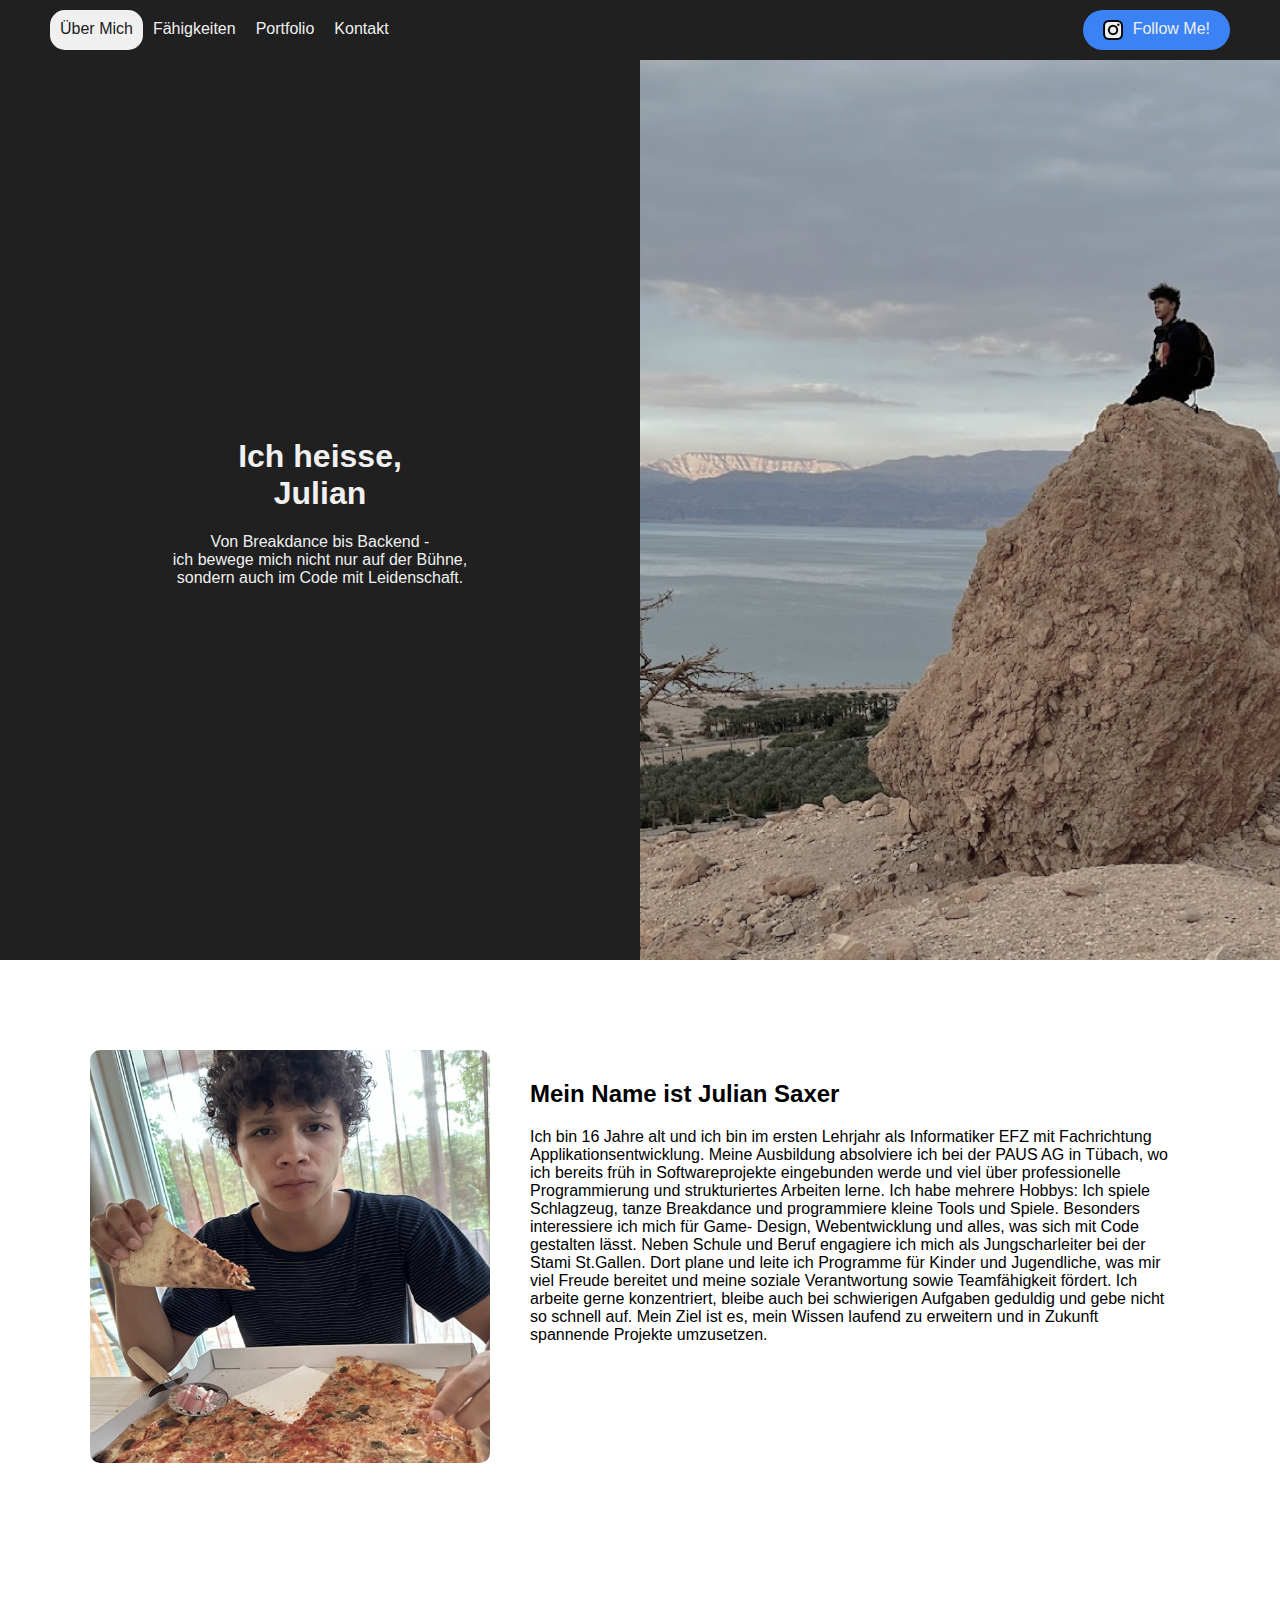
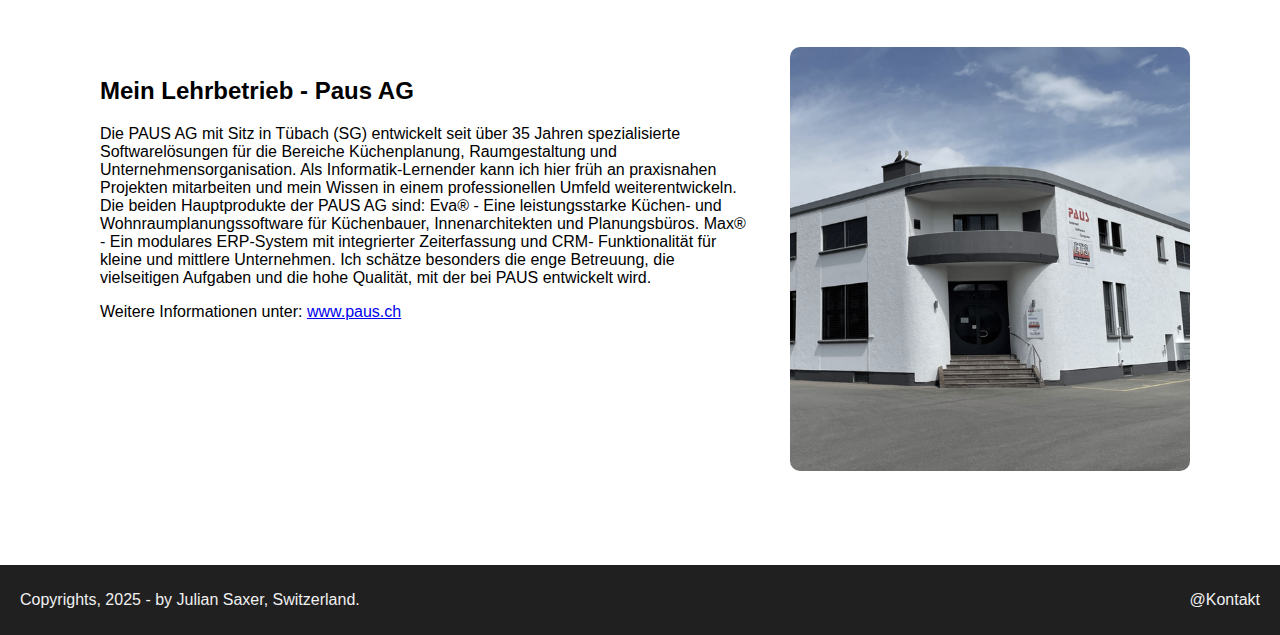
<file: index.html>
<!DOCTYPE html>
<html lang="de">

<head>
  <meta charset="UTF-8" />
  <meta name="viewport" content="width=device-width, initial-scale=1.0" />
  <link rel="stylesheet" href="nav.css" />
  <link rel="stylesheet" href="css/index.css" />
  <title>Julians Webseite</title>
</head>

<body>
  <nav>
    <input type="checkbox" id="menu-toggle" />
    <label for="menu-toggle" class="hamburger">&#9776;</label>
    <div class="nav" id="nav-links">
      <a href="index.html" class="current-nav">Über Mich</a>
      <a href="faehigkeiten.html" class="nav-links">Fähigkeiten</a>
      <a href="portfolio.html" class="nav-links">Portfolio</a>
      <a href="kontakt.html" class="nav-links">Kontakt</a>
    </div>
    <div class="top-bar">
      <a href="https://instagram.com/ju.of.a.down" id="nav-button" target="_blank">
        <span id="insta-icon">
          <img src="assets/insta32px.png" alt="" class="icon-default" />
          <img src="assets/insta-hover32px.png" alt="" class="icon-hover" />
        </span>
        Follow Me!
      </a>
    </div>
  </nav>

  <main class="parent">
    <div class="child text-child">
      <div id="text">
        <h1>Ich heisse,<br>Julian</h1>
        <p>Von Breakdance bis Backend -<br>
          ich bewege mich nicht nur auf der Bühne,<br>
          sondern auch im Code mit Leidenschaft.</p>
      </div>
    </div>
    <div class="child image-child">
      <img src="assets/ueber_mich_titelbild.png" class="img" alt="Julian Titelbild">
    </div>
  </main>

  <main class="ueber-mich-container">
    <section class="row">
      <div class="image-column">
        <img src="assets/julian_pizza.png" alt="Julian mit Pizza" />
      </div>
      <div class="text-column">
        <h2>Mein Name ist Julian Saxer</h2>
        <p>Ich bin 16 Jahre alt und ich bin im ersten Lehrjahr als Informatiker EFZ mit
        Fachrichtung Applikationsentwicklung. Meine Ausbildung absolviere ich bei der
        PAUS AG in Tübach, wo ich bereits früh in Softwareprojekte eingebunden werde
        und viel über professionelle Programmierung und strukturiertes Arbeiten lerne.

        Ich habe mehrere Hobbys: Ich spiele Schlagzeug, tanze Breakdance und
        programmiere kleine Tools und Spiele. Besonders interessiere ich mich für Game-
        Design, Webentwicklung und alles, was sich mit Code gestalten lässt.

        Neben Schule und Beruf engagiere ich mich als Jungscharleiter bei der Stami
        St.Gallen. Dort plane und leite ich Programme für Kinder und Jugendliche, was mir
        viel Freude bereitet und meine soziale Verantwortung sowie Teamfähigkeit fördert.

        Ich arbeite gerne konzentriert, bleibe auch bei schwierigen Aufgaben geduldig und
        gebe nicht so schnell auf. Mein Ziel ist es, mein Wissen laufend zu erweitern und in
        Zukunft spannende Projekte umzusetzen.</p>
      </div>
    </section>

    <section class="row">
      <div class="text-column">
        <h2>Mein Lehrbetrieb - Paus AG</h2>
        <p>Die PAUS AG mit Sitz in Tübach (SG) entwickelt seit über 35 Jahren spezialisierte
        Softwarelösungen für die Bereiche Küchenplanung, Raumgestaltung und
        Unternehmensorganisation. Als Informatik-Lernender kann ich hier früh an
        praxisnahen Projekten mitarbeiten und mein Wissen in einem professionellen
        Umfeld weiterentwickeln.

        Die beiden Hauptprodukte der PAUS AG sind:

        Eva® - Eine leistungsstarke Küchen- und Wohnraumplanungssoftware für
        Küchenbauer, Innenarchitekten und Planungsbüros.

        Max® - Ein modulares ERP-System mit integrierter Zeiterfassung und CRM-
        Funktionalität für kleine und mittlere Unternehmen.

        Ich schätze besonders die enge Betreuung, die vielseitigen Aufgaben und die hohe
        Qualität, mit der bei PAUS entwickelt wird.</p>
        <p>Weitere Informationen unter: <a href="https://www.paus.ch">www.paus.ch</a></p>
      </div>
      <div class="image-column">
        <img src="assets/paus.png" alt="PAUS AG Gebäude" />
      </div>
    </section>
  </main>

  <footer>
    <div class="footer-content">
      <p>Copyrights, 2025 - by Julian Saxer, Switzerland.</p>
      <a href="kontakt.html" class="contact-link">@Kontakt</a>
    </div>
  </footer>
</body>
</html>
</file>
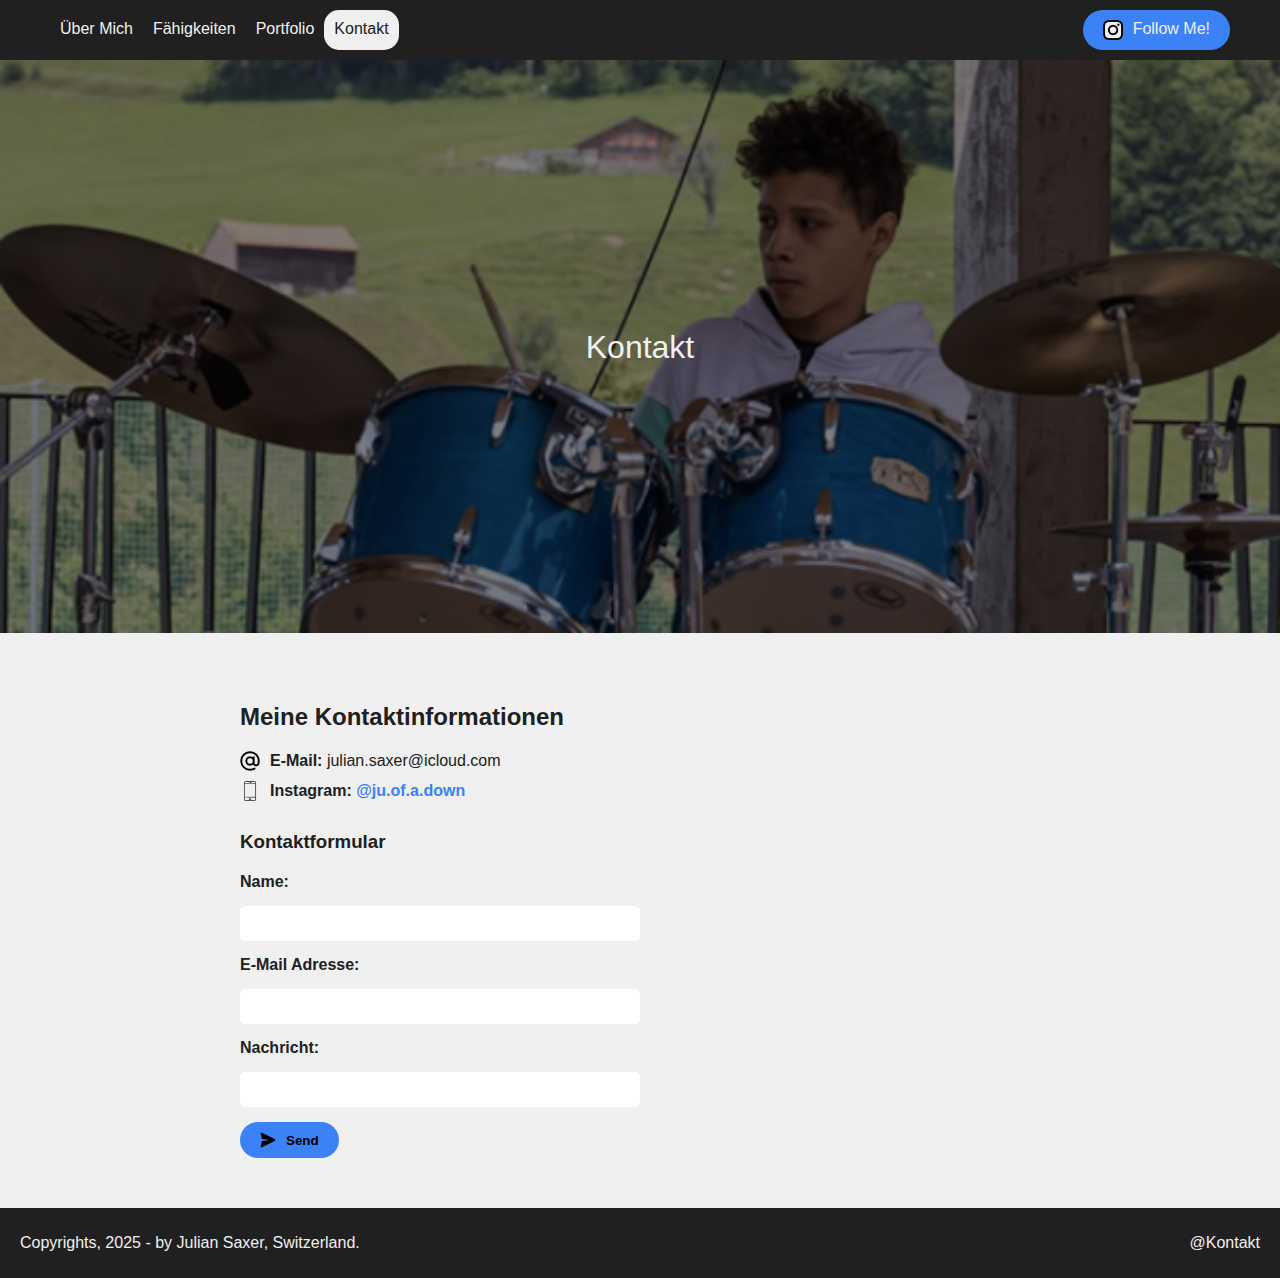
<file: kontakt.html>
<!DOCTYPE html>
<html lang="de">

<head>
  <meta charset="UTF-8" />
  <meta name="viewport" content="width=device-width, initial-scale=1.0" />
  <link rel="stylesheet" href="nav.css" />
  <link rel="stylesheet" href="css/kontakt.css" />
  <title>Julians Webseite</title>
</head>

<body>
  <nav>
    <input type="checkbox" id="menu-toggle" />
    <label for="menu-toggle" class="hamburger">&#9776;</label>

    <div class="nav" id="nav-links">
      <a href="index.html" class="nav-links">Über Mich</a>
      <a href="faehigkeiten.html" class="nav-links">Fähigkeiten</a>
      <a href="portfolio.html" class="nav-links">Portfolio</a>
      <a href="kontakt.html" class="current-nav">Kontakt</a>
    </div>

    <div class="top-bar">
      <a href="https://instagram.com/ju.of.a.down" id="nav-button" target="_blank">
        <span id="insta-icon">
          <img src="assets/insta32px.png" alt="" class="icon-default" />
          <img src="assets/insta-hover32px.png" alt="" class="icon-hover" />
        </span>
        Follow Me!
      </a>
    </div>
  </nav>

  <main>
    <div class="container">
      <img src="assets/drums_julian.png" alt="Julian with Drums" id="img_drum" />
      <div class="centered">Kontakt</div>
    </div>

    <section class="contact-section">
      <h2>Meine Kontaktinformationen</h2>
      <div class="contact-info">
        <p>
          <img src="assets/icon/icon_add.png" alt="Email Icon" class="contact-icon" />
          <strong>E-Mail:</strong>&nbsp;julian.saxer@icloud.com
        </p>
          <p>
          <img src="assets/icon/icon_mobilephone.png" alt="Instagram Icon" class="contact-icon" />
          <strong>Instagram:</strong>&nbsp;
          <a href="https://instagram.com/ju.of.a.down" target="_blank">@ju.of.a.down</a>
        </p>
      </div>

      <h3>Kontaktformular</h3>
      <form class="contact-form">
        <label for="name">Name:</label>
        <input type="text" id="name" name="name" required />

        <label for="email">E-Mail Adresse:</label>
        <input type="email" id="email" name="email" required />

        <label for="message">Nachricht:</label>
        <input type="text" id="message" name="message" rows="4" required></input>

        <button type="submit" class="send-button">
          <img src="assets/icon/icon_send.png" alt="Send" class="send-icon" />
          Send
        </button>
      </form>
    </section>
  </main>

  <footer>
    <div class="footer-content">
      <p>Copyrights, 2025 - by Julian Saxer, Switzerland.</p>
      <a href="kontakt.html" class="contact-link">@Kontakt</a>
    </div>
  </footer>
</body>

</html>
</file>
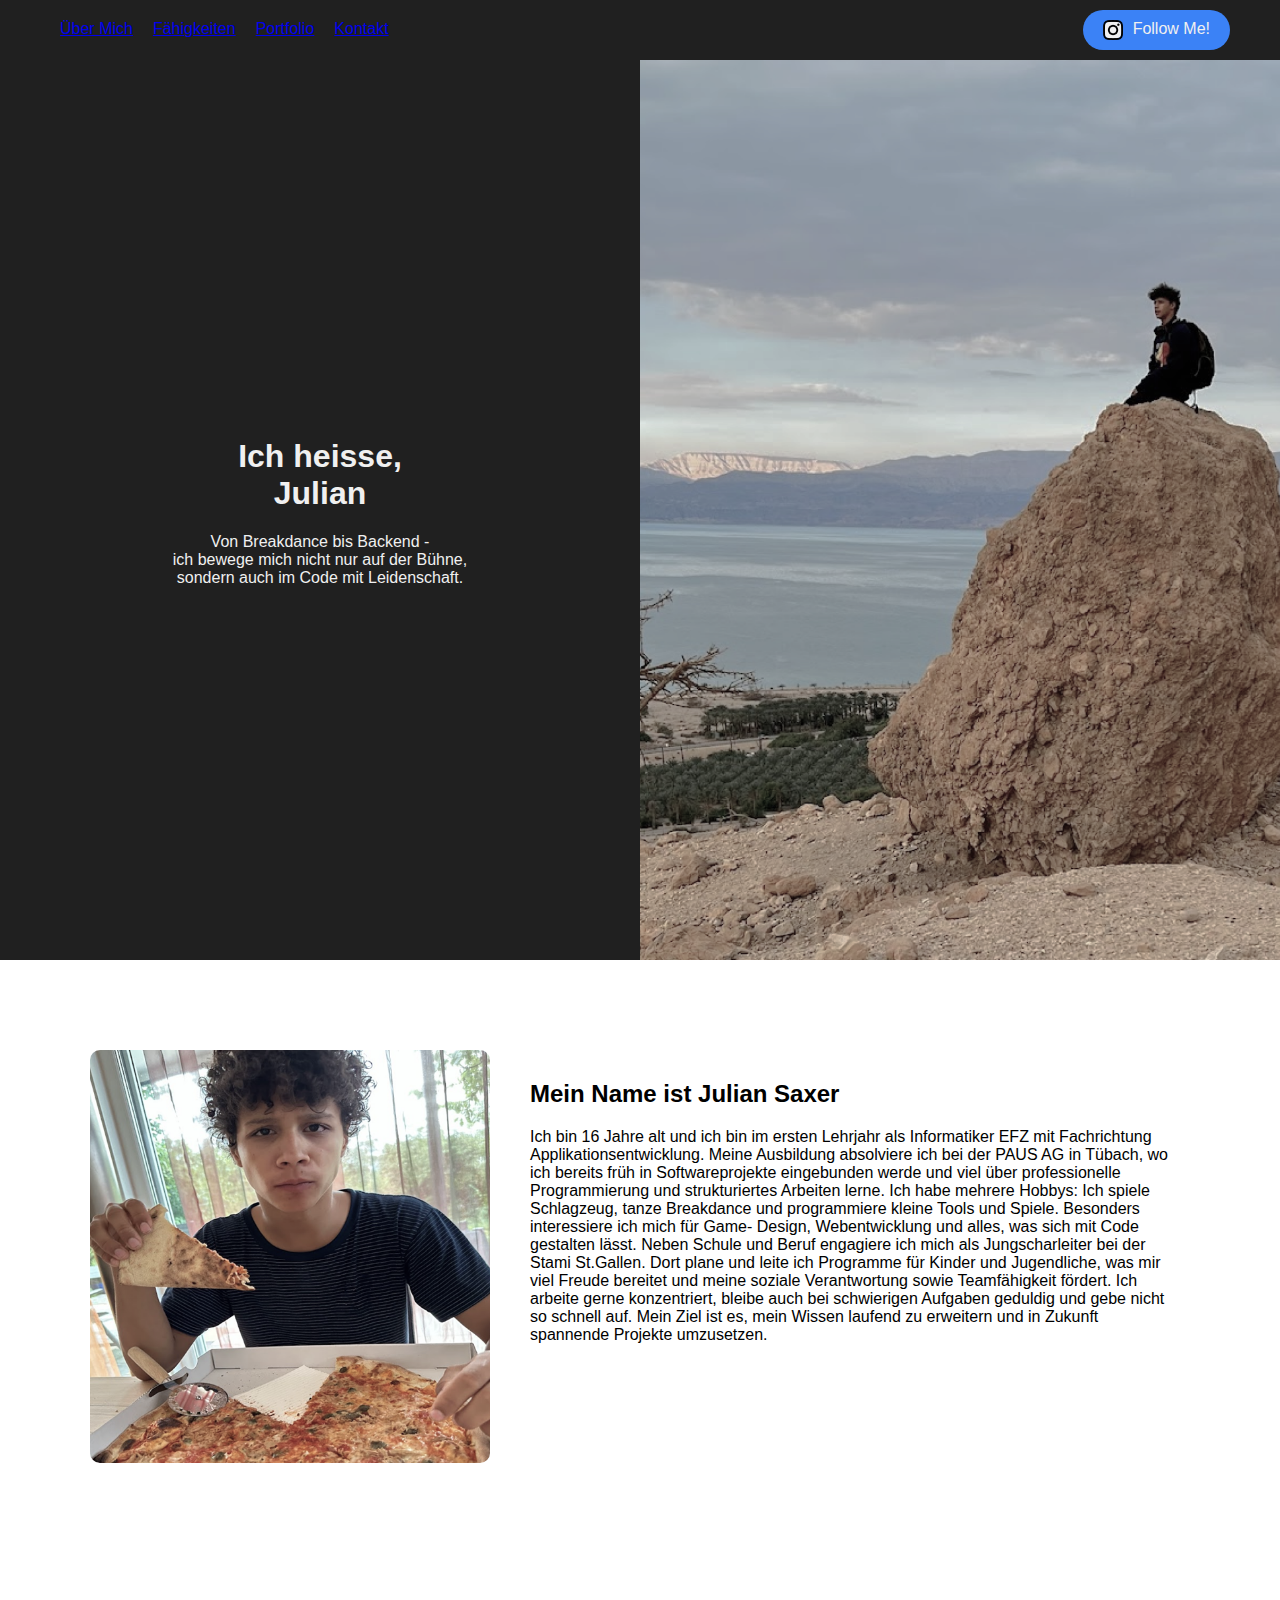
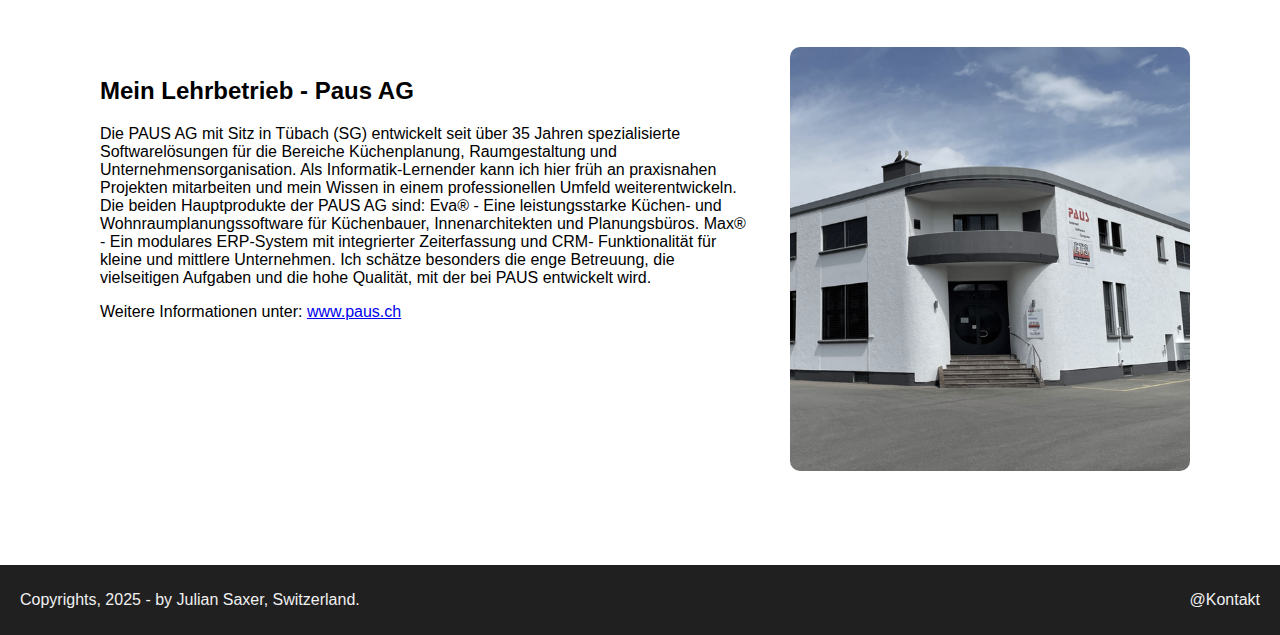
<file: ueber_mich.html>
<!DOCTYPE html>
<html lang="de">

<head>
  <meta charset="UTF-8" />
  <meta name="viewport" content="width=device-width, initial-scale=1.0" />
  <link rel="stylesheet" href="nav.css" />
  <link rel="stylesheet" href="css/ueber_mich.css" />
  <title>Julians Webseite</title>
</head>

<body>
  <nav>
    <input type="checkbox" id="menu-toggle" />
    <label for="menu-toggle" class="hamburger">&#9776;</label>
    <div class="nav" id="nav-links">
      <a href="ueber_mich.html" class="nav-link">Über Mich</a>
      <a href="faehigkeiten.html" class="nav-link">Fähigkeiten</a>
      <a href="portfolio.html" class="nav-link">Portfolio</a>
      <a href="kontakt.html" class="nav-link">Kontakt</a>
    </div>
    <div class="top-bar">
      <a href="https://instagram.com/ju.of.a.down" id="nav-button">
        <span id="insta-icon">
          <img src="assets/insta32px.png" alt="" class="icon-default" />
          <img src="assets/insta-hover32px.png" alt="" class="icon-hover" />
        </span>
        Follow Me!
      </a>
    </div>
  </nav>

  <main class="parent">
    <div class="child text-child">
      <div id="text">
        <h1>Ich heisse,<br>Julian</h1>
        <p>Von Breakdance bis Backend -<br>
          ich bewege mich nicht nur auf der Bühne,<br>
          sondern auch im Code mit Leidenschaft.</p>
      </div>
    </div>
    <div class="child image-child">
      <img src="assets/ueber_mich_titelbild.png" class="img" alt="Julian Titelbild">
    </div>
  </main>

  <main class="ueber-mich-container">
    <section class="row">
      <div class="image-column">
        <img src="assets/julian_pizza.png" alt="Julian mit Pizza" />
      </div>
      <div class="text-column">
        <h2>Mein Name ist Julian Saxer</h2>
        <p>Ich bin 16 Jahre alt und ich bin im ersten Lehrjahr als Informatiker EFZ mit
        Fachrichtung Applikationsentwicklung. Meine Ausbildung absolviere ich bei der
        PAUS AG in Tübach, wo ich bereits früh in Softwareprojekte eingebunden werde
        und viel über professionelle Programmierung und strukturiertes Arbeiten lerne.

        Ich habe mehrere Hobbys: Ich spiele Schlagzeug, tanze Breakdance und
        programmiere kleine Tools und Spiele. Besonders interessiere ich mich für Game-
        Design, Webentwicklung und alles, was sich mit Code gestalten lässt.

        Neben Schule und Beruf engagiere ich mich als Jungscharleiter bei der Stami
        St.Gallen. Dort plane und leite ich Programme für Kinder und Jugendliche, was mir
        viel Freude bereitet und meine soziale Verantwortung sowie Teamfähigkeit fördert.

        Ich arbeite gerne konzentriert, bleibe auch bei schwierigen Aufgaben geduldig und
        gebe nicht so schnell auf. Mein Ziel ist es, mein Wissen laufend zu erweitern und in
        Zukunft spannende Projekte umzusetzen.</p>
      </div>
    </section>

    <section class="row">
      <div class="text-column">
        <h2>Mein Lehrbetrieb - Paus AG</h2>
        <p>Die PAUS AG mit Sitz in Tübach (SG) entwickelt seit über 35 Jahren spezialisierte
        Softwarelösungen für die Bereiche Küchenplanung, Raumgestaltung und
        Unternehmensorganisation. Als Informatik-Lernender kann ich hier früh an
        praxisnahen Projekten mitarbeiten und mein Wissen in einem professionellen
        Umfeld weiterentwickeln.

        Die beiden Hauptprodukte der PAUS AG sind:

        Eva® - Eine leistungsstarke Küchen- und Wohnraumplanungssoftware für
        Küchenbauer, Innenarchitekten und Planungsbüros.

        Max® - Ein modulares ERP-System mit integrierter Zeiterfassung und CRM-
        Funktionalität für kleine und mittlere Unternehmen.

        Ich schätze besonders die enge Betreuung, die vielseitigen Aufgaben und die hohe
        Qualität, mit der bei PAUS entwickelt wird.</p>
        <p>Weitere Informationen unter: <a href="https://www.paus.ch">www.paus.ch</a></p>
      </div>
      <div class="image-column">
        <img src="assets/paus.png" alt="PAUS AG Gebäude" />
      </div>
    </section>
  </main>

  <footer>
    <div class="footer-content">
      <p>Copyrights, 2025 - by Julian Saxer, Switzerland.</p>
      <a href="kontakt.html" class="contact-link">@Kontakt</a>
    </div>
  </footer>
</body>
</html>
</file>
<file: nav.css>
body {
  margin: 0;
  padding: 0;
  background-color: #202020;
  color: #F0F0F0;
  font-family: Verdana, Helvetica, Arial, sans-serif;
  font-size: 100%;
}

.current-nav {
  color: #202020;
  background-color: #F0F0F0;
  border-radius: 15px;
  text-decoration: none;
}

/* navigation */
nav {
  display: flex;
  justify-content: space-between;
  background-color: #202020;
  padding: 10px 50px;
}

.nav-links {
  text-decoration: none;
  color: #F0F0F0;
}

.nav-links:hover {
  text-decoration: underline;
}

#menu-toggle {
  display: none;
}

.hamburger {
  display: none;
  font-size: 200%;
  color: #F0F0F0;
}

.nav {
  display: flex;
}

.nav a {
  padding: 10px;
}

.top-bar {
  display: flex;
}

/* Follow Me Button */
#nav-button {
  display: flex;
  background-color: #3B82F6;
  border-radius: 50px;
  padding: 10px 20px;
  color: #F0F0F0;
  text-decoration: none;
  transition: background-color 0.3s ease, color 0.3s ease;
}

#nav-button:hover {
  background-color: #F0F0F0;
  color: #202020;
}

#insta-icon {
  width: 20px;
  height: 20px;
  background-color: #F0F0F0;
  border-radius: 50%;
  display: flex;
  margin-right: 10px;
}

#insta-icon img {
  width: 20px;
  height: 20px;
  position: absolute;
  transition: opacity 0.3s ease;
}

.icon-default {
  opacity: 1;
}

.icon-hover {
  opacity: 0;
}

#nav-button:hover .icon-default {
  opacity: 0;
}

#nav-button:hover .icon-hover {
  opacity: 1;
}
/*Footer*/
footer {
  background-color: #202020;
  color: #F0F0F0;
  padding: 10px 20px;
}

.footer-content {
  display: flex;
  justify-content: space-between;
  align-items: center;
}

.contact-link {
  color: #F0F0F0;
  text-decoration: none;
}

.contact-link:hover {
  text-decoration: underline;
}



@media (max-width: 650px) {
  nav {
    flex-direction: column;
  }

  .hamburger {
    display: block;
    position: absolute;
  }

  .top-bar {
    justify-content: flex-end;
    width: 100%;
  }

  .nav {
    display: none;
    flex-direction: column;
    width: 100%;
  }

  #menu-toggle:checked ~ .nav {
    display: flex;
  }

  .nav a {
    padding: 15px 20px;
    border-bottom: 1px solid #F0F0F0;
    text-align: center;
  }

  .nav a:hover {
    background-color: #333;
  }

  #nav-button {
    margin: 0;
  }

#menu-toggle:checked ~ .top-bar {
  order: 3;
  width: 100%;
  display: flex;
  justify-content: center;
  padding: 20px 0;
}

}
</file>
<file: css/index.css>
/* Layout */
.parent {
  display: flex;
  flex-wrap: wrap;
  height: 100vh;
}

.child {
  flex: 1;
  display: flex;
  align-items: center;
  justify-content: center;
  position: relative;
  overflow: hidden;
  min-width: 300px;
}

.text-child {
  background: linear-gradient(to right, #202020, transparent);
}

.img {
  width: 100%;
  height: 100%;
  object-fit: cover;
  display: block;
}

/* Gradient auf Textseite */
.text-child::before {
  content: "";
  position: absolute;
  top: 0;
  left: 0;
  width: 30%;
  height: 100%;
  background: linear-gradient(to right, #202020, transparent);
  z-index: 1;
}

.text-child::after {
  content: "";
  position: absolute;
  top: 0;
  left: 0;
  width: 100%;
  height: 30%;
  background: linear-gradient(to bottom, #202020, transparent);
  z-index: 1;
}

#text {
  z-index: 2;
  text-align: center;
  padding: 20px;
}

.ueber-mich-container {
  display: flex;
  flex-direction: column;
  gap: 80px;
  padding: 40px;
  background-color: #fff;
  color: #000;
}

.row {
  display: flex;
  padding: 50px;
  gap: 30px;
  flex-wrap: wrap;
}

.image-column img {
  width: 100%;
  max-width: 400px;
  border-radius: 10px;
}

.text-column {
  flex: 1;
  padding: 10px;
}

@media (max-width: 650px) {
  body {
    font-size: 80%;
  }

  .parent {
    flex-direction: column;
    height: auto;
  }

  .row {
    flex-direction: column;
    padding: 20px;
  }

  .row {
    display: flex;
    flex-direction: column;
  }

  .image-column {
    order: 2;
  }

  .text-column {
    order: 1;
  }

  .image-column img {
    margin: 0 auto;
  }

  #text {
    padding: 40px 20px;
  }
}
</file>
<file: css/kontakt.css>
.container {
  position: relative;
  margin: 0;
  padding: 0;
}

#img_drum {
  width: 100%;
  display: block;
  filter: brightness(50%);
  margin: 0;
  padding: 0;
}

.centered {
  position: absolute;
  top: 50%;
  left: 50%;
  transform: translate(-50%, -50%);
  font-size: 200%;
  color: #f0f0f0;
}

main {
  color: #202020;
  background-color: #f0f0f0;
  padding: 0;
  margin: 0;
}

.contact-section {
  padding: 50px 20px;
  max-width: 800px;
  margin: 0 auto;
}

.contact-section h2,
.contact-section h3 {
  margin-bottom: 20px;
}

.contact-info {
  margin-bottom: 30px;
}

.contact-info p {
  display: flex;
  align-items: center;
  margin: 10px 0;
}

.contact-icon {
  width: 20px;
  height: 20px;
  margin-right: 10px;
}

.contact-info a {
  color: #3b82f6;
  text-decoration: none;
  font-weight: bold;
}

.contact-info a:hover {
  text-decoration: underline;
}

.contact-form {
  display: flex;
  flex-direction: column;
  gap: 15px;
  max-width: 400px;
}

.contact-form label {
  font-weight: bold;
}

.contact-form input,
.contact-form textarea {
  padding: 10px;
  border: none;
  border-radius: 5px;
}

.send-button {
  display: flex;
  align-items: center;
  gap: 10px;
  background-color: #3b82f6;
  border: none;
  padding: 10px 20px;
  font-weight: bold;
  border-radius: 30px;
  cursor: pointer;
  width: fit-content;
}

.send-button:hover {
  background-color: #1d4ed8;
}

.send-icon {
  width: 16px;
  height: 16px;
}


#message {
  height: 100%;
}
</file>
<file: css/ueber_mich.css>
/* Layout */
.parent {
  display: flex;
  flex-wrap: wrap;
  height: 100vh;
}

.child {
  flex: 1;
  display: flex;
  align-items: center;
  justify-content: center;
  position: relative;
  overflow: hidden;
  min-width: 300px;
}

.text-child {
  background: linear-gradient(to right, #202020, transparent);
}

.img {
  width: 100%;
  height: 100%;
  object-fit: cover;
  display: block;
}

/* Gradient auf Textseite */
.text-child::before {
  content: "";
  position: absolute;
  top: 0;
  left: 0;
  width: 30%;
  height: 100%;
  background: linear-gradient(to right, #202020, transparent);
  z-index: 1;
}

.text-child::after {
  content: "";
  position: absolute;
  top: 0;
  left: 0;
  width: 100%;
  height: 30%;
  background: linear-gradient(to bottom, #202020, transparent);
  z-index: 1;
}

#text {
  z-index: 2;
  text-align: center;
  padding: 20px;
}

.ueber-mich-container {
  display: flex;
  flex-direction: column;
  gap: 80px;
  padding: 40px;
  background-color: #fff;
  color: #000;
}

.row {
  display: flex;
  padding: 50px;
  gap: 30px;
  flex-wrap: wrap;
}

.image-column img {
  width: 100%;
  max-width: 400px;
  border-radius: 10px;
}

.text-column {
  flex: 1;
  padding: 10px;
}

@media (max-width: 650px) {
  body {
    font-size: 80%;
  }

  .parent {
    flex-direction: column;
    height: auto;
  }

  .row {
    flex-direction: column;
    padding: 20px;
  }

  .row {
    display: flex;
    flex-direction: column;
  }

  .image-column {
    order: 2;
  }

  .text-column {
    order: 1;
  }

  .image-column img {
    margin: 0 auto;
  }

  #text {
    padding: 40px 20px;
  }
}
</file>
